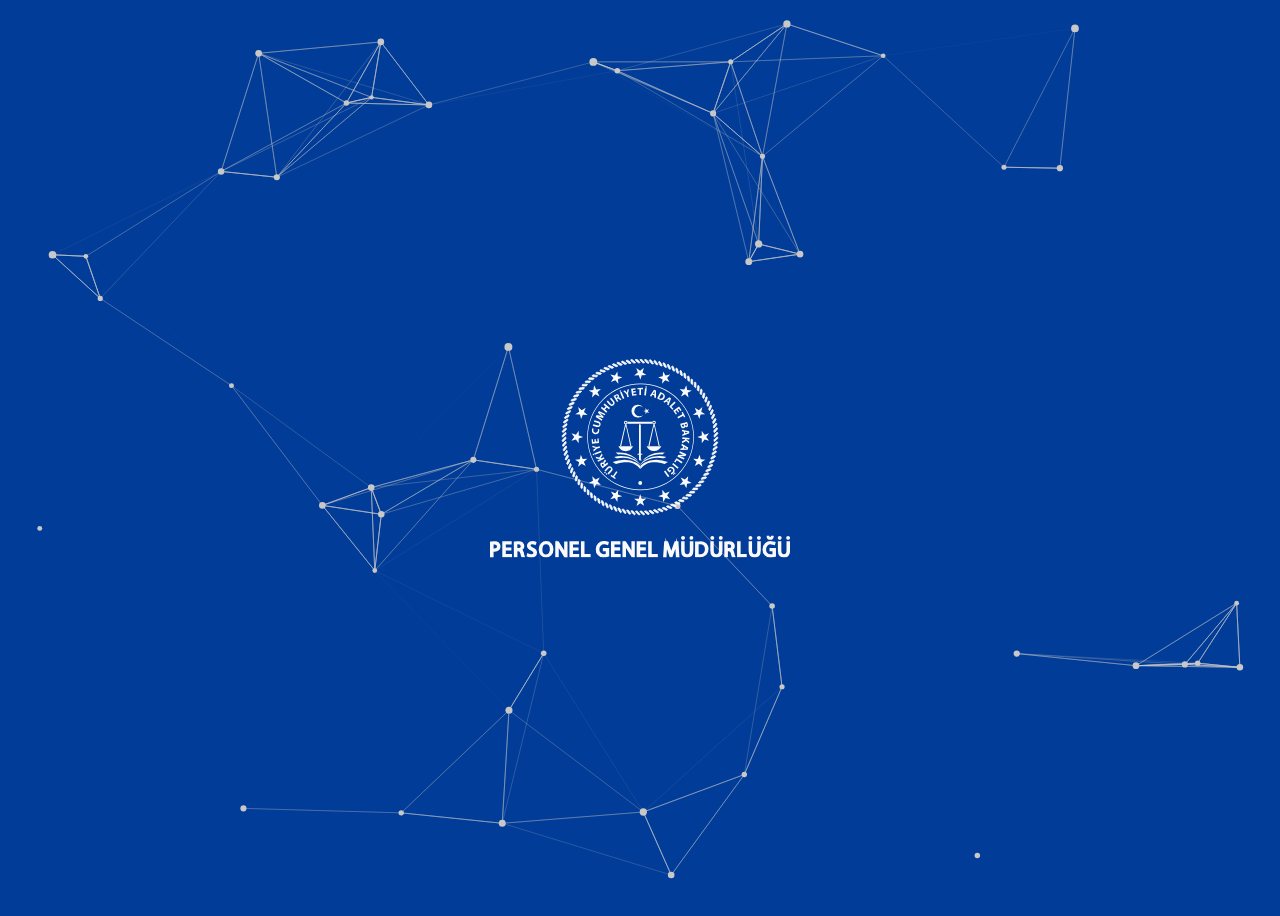
<file: index.html>
<!DOCTYPE html>
<html lang="en">
  <head>
    <meta charset="UTF-8" />
    <meta name="viewport" content="width=device-width, initial-scale=1.0" />
    <link rel="stylesheet" href="welcome.css" />
    <title>PBS' ye Hoşgeldiniz</title>
  </head>
  <body>
    <div class="canvas-container">
      <div class="img-cont">
        <img
          src="./images/logo_pgm.svg"
          style="width: 300px"
          alt=""
          class="pgm-logo"
        />
      </div>
      <canvas id="canvas"></canvas>
    </div>
    <script src="script.js"></script>
    <script>
      // Sayfa yönlendirmesini 2 saniye sonra gerçekleştirelim
      setTimeout(function () {
        window.location.href = "login.html";
      }, 1200);
    </script>
  </body>
</html>
</file>
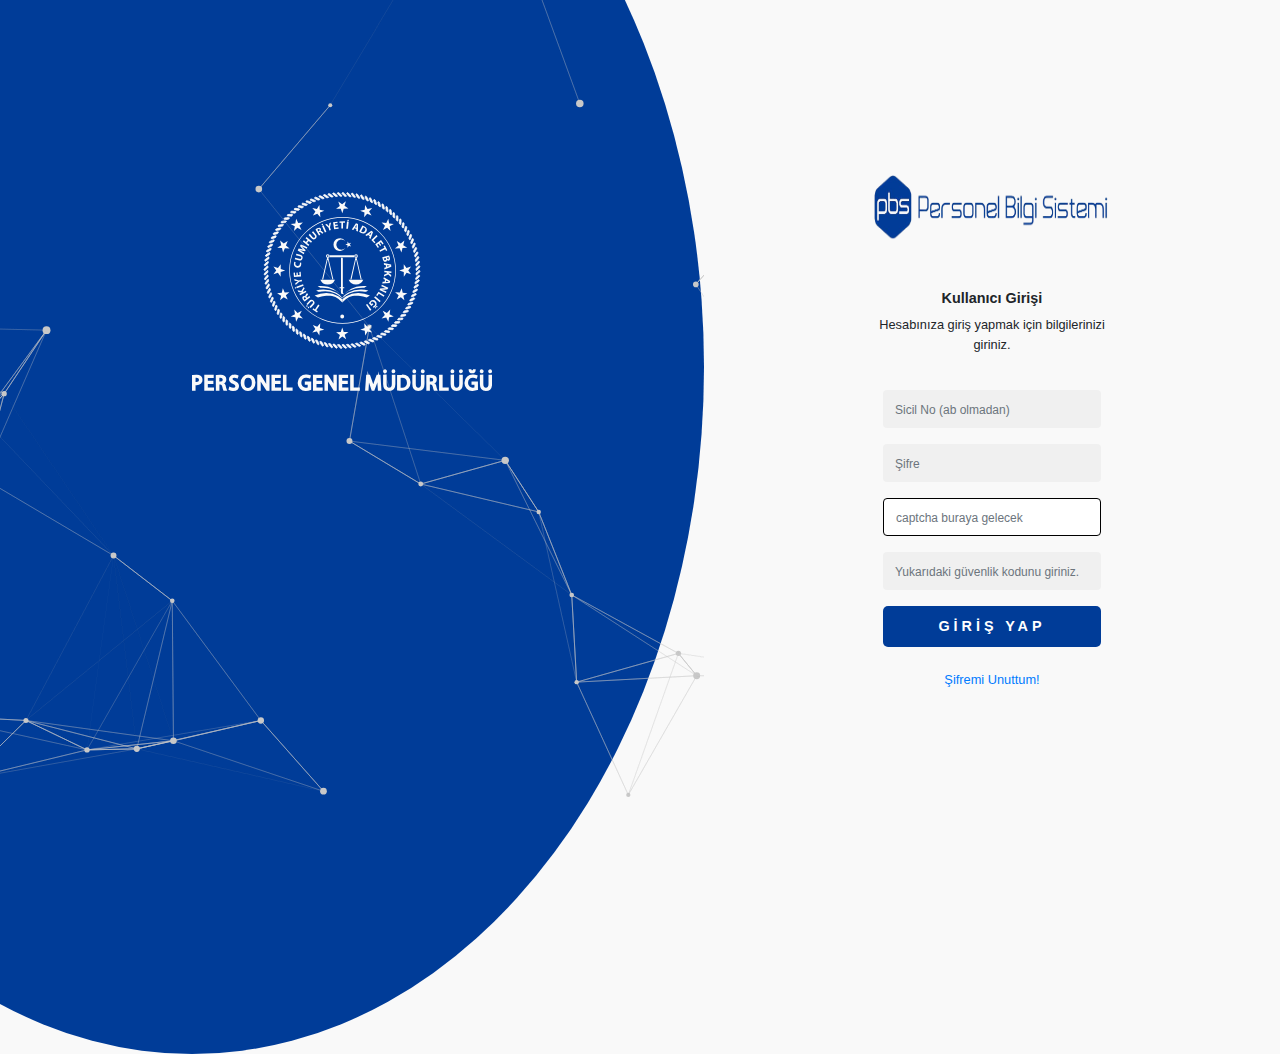
<file: login.html>
<!DOCTYPE html>
<html lang="en">
  <head>
    <script src="https://cdn.jsdelivr.net/npm/@popperjs/core@2.9.1/dist/umd/popper.min.js"></script>
    <script src="https://code.jquery.com/jquery-3.5.1.slim.min.js"></script>
    <script src="https://maxcdn.bootstrapcdn.com/bootstrap/4.5.2/js/bootstrap.min.js"></script>
    <link
      rel="stylesheet"
      href="https://maxcdn.bootstrapcdn.com/bootstrap/4.5.2/css/bootstrap.min.css"
    />
    <link rel="stylesheet" id="style-css-file" href="style.css" />
    <link rel="preconnect" href="https://fonts.googleapis.com" />
    <link rel="preconnect" href="https://fonts.gstatic.com" crossorigin />
    <link
      href="https://fonts.googleapis.com/css2?family=Poppins:wght@300&display=swap"
      rel="stylesheet"
    />
    <link
      rel="stylesheet"
      href="https://cdnjs.cloudflare.com/ajax/libs/font-awesome/5.15.3/css/all.min.css"
    />
    <meta charset="UTF-8" />
    <meta name="viewport" content="width=device-width, initial-scale=1.0" />
    <title>PBS Giriş</title>
    <style></style>
  </head>
  <body>
    <div class="canvas-container">
      <div class="img-cont">
        <img
          src="./images/logo_pgm.svg"
          style="width: 300px"
          alt=""
          class="pgm-logo"
        />
      </div>
      <canvas id="canvas"></canvas>
    </div>
    <div class="login-container">
      <div class="logo d-flex justify-content-center">
        <img
          class="img-fluid mx-auto"
          style="width: 65%"
          src="./images/logo_pbs.png"
        />
      </div>
      <div class="container mt-5">
        <div class="row justify-content-center">
          <div class="col-md-6">
            <h4
              class="text-center"
              style="font-size: 0.9rem; font-weight: bolder"
            >
              Kullanıcı Girişi
            </h4>
            <p class="text-center" style="font-size: 0.8rem">
              Hesabınıza giriş yapmak için bilgilerinizi giriniz.
            </p>
            <div class="card-body">
              <form>
                <div class="form-group">
                  <input
                    style="border: none; background-color: #f0f0f0"
                    type="text"
                    class="form-control"
                    placeholder="Sicil No (ab olmadan)"
                    required
                  />
                </div>
                <div class="form-group">
                  <input
                    style="border: none; background-color: #f0f0f0"
                    type="password"
                    class="form-control"
                    placeholder="Şifre"
                    required
                  />
                </div>
                <div id="captcha" class="form-group">
                  <input
                    style="border: black solid 1px"
                    type="text"
                    class="form-control"
                    placeholder="captcha buraya gelecek"
                    required
                  />
                </div>
                <div class="form-group">
                  <input
                    style="border: none; background-color: #f0f0f0"
                    type="text"
                    class="form-control"
                    placeholder="Yukarıdaki güvenlik kodunu giriniz."
                    required
                  />
                </div>
                <a href="#" id="grisi_btn">
                  <span></span>
                  <span></span>
                  <span></span>
                  <span></span>
                  GİRİŞ YAP
                </a>
                <a href="#"
                  ><p class="text-center mt-3" style="font-size: 0.8rem">
                    Şifremi Unuttum!
                  </p></a
                >
              </form>
            </div>
          </div>
        </div>
      </div>
    </div>
    <script src="script.js"></script>
  </body>
</html>
</file>
<file: welcome.css>
body
{
    background-color:  #003c98;
    overflow: hidden;
    opacity: 1;
    animation: fadeOut 1.5s linear;
  }
  @keyframes fadeOut {
    0% {
      opacity: 1;
    }
    100% {
      opacity: 0;
      background-color: #f9f9f9;

    }
  }
 .canvas-container {
    position: relative;
    border-radius: 0;
    width: 100%;
    max-width: 100%;
    height: 100%;
    display: flex;
    justify-content: center;
    align-items: center;
    text-align: center;
}

 .pgm-logo {
    position: absolute;
    top: 50%;
    left: 50%;
    transform: translate(-50%, -50%);
    max-width: 100%; /* Logo her zaman ekran genişliğine uyacak */
    max-height: 80vh; /* Logo ekran yüksekliğinin %80'ini aşmayacak */
}

/* Optional: Add media queries for different screen sizes */
@media screen and (max-width: 768px) {
     .pgm-logo {
        max-height: 60vh; /* Ekran yüksekliğinin %60'ına düşür */
    }
}

@media screen and (max-width: 576px) {
     .pgm-logo {
        max-height: 30vh; /* Ekran yüksekliğinin %40'ına düşür */
    }
}
</file>
<file: style.css>
::placeholder {
  font-size: 12px;
  color: #e0e0e0;
}

#grisi_btn:hover {
  background-color: #f9f9f9;
  position: relative;
  display: inline-block;
  padding: 10px 20px;
  color: #1b1b1b;
  font-size: 16px;
  text-decoration: none;
  text-transform: uppercase;
  overflow: hidden;
  transition: 0.5s;
  letter-spacing: 4px;
  width: 100%;
  text-align: center;
  font-size: 0.9rem;
  font-weight: bold;
}

#grisi_btn {
  background: #003c98;
  color: #fff;
  border-radius: 5px;
  position: relative;
  display: inline-block;
  padding: 10px 20px;
  font-size: 16px;
  text-decoration: none;
  text-transform: uppercase;
  overflow: hidden;
  transition: 0.5s;
  letter-spacing: 4px;
  width: 100%;
  text-align: center;
  font-size: 0.9rem;
  font-weight: bold;
}

#grisi_btn span {
  position: absolute;
  display: block;
}

#grisi_btn:hover span:nth-child(1) {
  top: 0;
  left: -100%;
  width: 100%;
  height: 2px;
  background: linear-gradient(90deg, transparent, #003c98);
  animation: btn-anim1 1s linear infinite;
}

@keyframes btn-anim1 {
  0% {
    left: -100%;
  }
  50%,
  100% {
    left: 100%;
  }
}

#grisi_btn:hover span:nth-child(2) {
  top: -100%;
  right: 0;
  width: 2px;
  height: 100%;
  background: linear-gradient(180deg, transparent, #003c98);
  animation: btn-anim2 1s linear infinite;
}

@keyframes btn-anim2 {
  0% {
    top: -100%;
  }
  50%,
  100% {
    top: 100%;
  }
}

#grisi_btn:hover span:nth-child(3) {
  bottom: 0;
  right: -100%;
  width: 100%;
  height: 2px;
  background: linear-gradient(270deg, transparent, #003c98);
  animation: btn-anim3 1s linear infinite;
}

@keyframes btn-anim3 {
  0% {
    right: -100%;
  }
  50%,
  100% {
    right: 100%;
  }
}

#grisi_btn:hover span:nth-child(4) {
  bottom: -100%;
  left: 0;
  width: 2px;
  height: 100%;
  background: linear-gradient(360deg, transparent, #003c98);
  animation: btn-anim4 1s linear infinite;
}

@keyframes btn-anim4 {
  0% {
    bottom: -100%;
  }
  50%,
  100% {
    bottom: 100%;
  }
}
@media screen and (min-width:768px) {
  
  body {
    margin: 0;
    padding: 0;
    font-family: Arial, sans-serif;
    display: flex;
    height: 100vh;
    background-color: #f9f9f9;
    overflow: hidden;
    opacity: 1;
    animation: fadeOut 1.5s linear;
  }
  @keyframes fadeOut {
    0% {
      opacity: 0;
    }
    100% {
      opacity: 1;

    }
  }

  .login-container {
    flex: 1;
    background-color: #f9f9f9;
    display: flex;
    flex-direction: column;
    align-items: center;
    justify-content: center;
  }
  
  .canvas-container {
    margin-left: -25%;
    margin-top: -25%;
    margin-bottom: -12%;
    border-radius: 70%;
    width: 80%;
    flex: 1;
    background-color: #003c98;
    display: flex;
    justify-content: center;
    align-items: center;
    text-align: center;
  }
}
@media screen and (max-width:768px){
  body {
    margin: 0;
    padding: 0;
    font-family: Arial, sans-serif;
    display: flex;
    height: 100vh;
    background-color: #f9f9f9;
    overflow: hidden;opacity: 1;
    animation: fadeOut 1.5s linear;
  }
  @keyframes fadeOut {
    0% {
      opacity: 0;
    }
    100% {
      opacity: 1;

    }
  }
  .login-container {
    flex: 1;
    background-color: #f9f9f9;
    display: flex;
    flex-direction: column;
    align-items: center;
    justify-content: center;
  }
  canvas {
    display: none;
  }
  .canvas-container{
    display: none;
  }
}
.img-cont{
    top: 0%;
    left: 15%;
    z-index: 20;
    position: absolute;
    padding-top: 15%;
}
</file>
